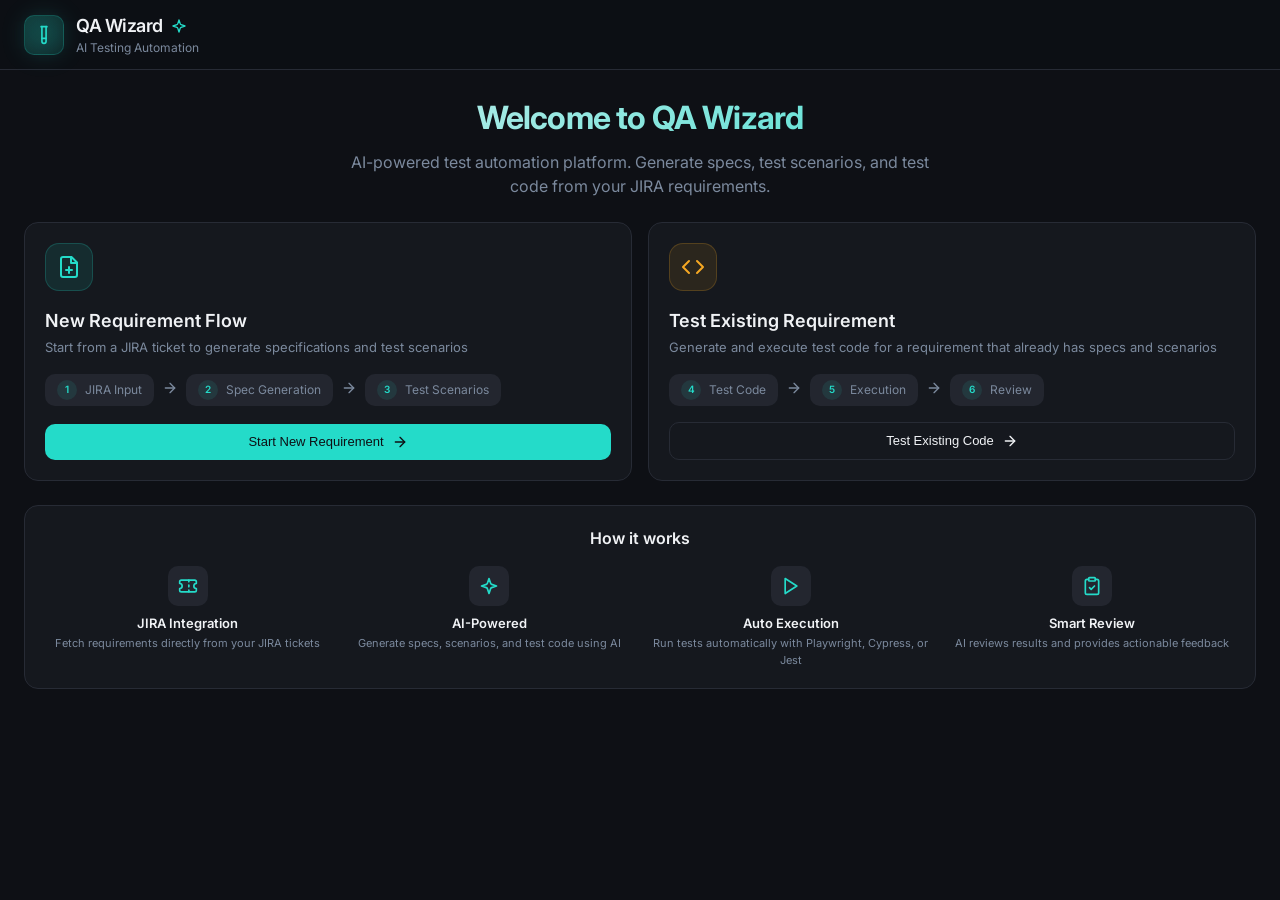
<file: frontend/index.html>
<!DOCTYPE html>
<html lang="en">
<head>
    <meta charset="UTF-8">
    <meta name="viewport" content="width=device-width, initial-scale=1.0">
    <title>QA Wizard - AI Testing Automation</title>
    <link rel="stylesheet" href="css/homepage.css">
</head>
<body>
    <!-- Header -->
    <header class="header">
        <div class="header-content">
            <div class="logo">
                <div class="logo-icon">
                    <svg xmlns="http://www.w3.org/2000/svg" width="24" height="24" viewBox="0 0 24 24" fill="none" stroke="currentColor" stroke-width="2" stroke-linecap="round" stroke-linejoin="round"><path d="M14.5 2v17.5c0 1.4-1.1 2.5-2.5 2.5h0c-1.4 0-2.5-1.1-2.5-2.5V2"/><path d="M8.5 2h7"/><path d="M14.5 16h-5"/></svg>
                </div>
                <div class="logo-text">
                    <h1>QA Wizard <svg xmlns="http://www.w3.org/2000/svg" width="16" height="16" viewBox="0 0 24 24" fill="none" stroke="currentColor" stroke-width="2" stroke-linecap="round" stroke-linejoin="round"><path d="m12 3-1.912 5.813a2 2 0 0 1-1.275 1.275L3 12l5.813 1.912a2 2 0 0 1 1.275 1.275L12 21l1.912-5.813a2 2 0 0 1 1.275-1.275L21 12l-5.813-1.912a2 2 0 0 1-1.275-1.275L12 3Z"/></svg></h1>
                    <p>AI Testing Automation</p>
                </div>
            </div>
        </div>
    </header>

    <!-- Main Content -->
    <main class="container">
        <div class="hero">
            <h2 class="hero-title">Welcome to QA Wizard</h2>
            <p class="hero-description">AI-powered test automation platform. Generate specs, test scenarios, and test code from your JIRA requirements.</p>
        </div>

        <div class="flow-cards">
            <!-- Flow A: New Requirement -->
            <div class="flow-card" id="card-new-requirement">
                <div class="flow-card-icon">
                    <svg xmlns="http://www.w3.org/2000/svg" width="32" height="32" viewBox="0 0 24 24" fill="none" stroke="currentColor" stroke-width="2" stroke-linecap="round" stroke-linejoin="round"><path d="M14.5 2H6a2 2 0 0 0-2 2v16a2 2 0 0 0 2 2h12a2 2 0 0 0 2-2V7.5L14.5 2z"/><polyline points="14 2 14 8 20 8"/><line x1="12" x2="12" y1="18" y2="12"/><line x1="9" x2="15" y1="15" y2="15"/></svg>
                </div>
                <div class="flow-card-content">
                    <h3 class="flow-card-title">New Requirement Flow</h3>
                    <p class="flow-card-description">Start from a JIRA ticket to generate specifications and test scenarios</p>
                    <div class="flow-steps">
                        <div class="flow-step">
                            <span class="flow-step-number">1</span>
                            <span>JIRA Input</span>
                        </div>
                        <div class="flow-step-arrow">
                            <svg xmlns="http://www.w3.org/2000/svg" width="16" height="16" viewBox="0 0 24 24" fill="none" stroke="currentColor" stroke-width="2" stroke-linecap="round" stroke-linejoin="round"><path d="M5 12h14"/><path d="m12 5 7 7-7 7"/></svg>
                        </div>
                        <div class="flow-step">
                            <span class="flow-step-number">2</span>
                            <span>Spec Generation</span>
                        </div>
                        <div class="flow-step-arrow">
                            <svg xmlns="http://www.w3.org/2000/svg" width="16" height="16" viewBox="0 0 24 24" fill="none" stroke="currentColor" stroke-width="2" stroke-linecap="round" stroke-linejoin="round"><path d="M5 12h14"/><path d="m12 5 7 7-7 7"/></svg>
                        </div>
                        <div class="flow-step">
                            <span class="flow-step-number">3</span>
                            <span>Test Scenarios</span>
                        </div>
                    </div>
                </div>
                <button class="flow-card-btn btn btn-primary">
                    Start New Requirement
                    <svg xmlns="http://www.w3.org/2000/svg" width="16" height="16" viewBox="0 0 24 24" fill="none" stroke="currentColor" stroke-width="2" stroke-linecap="round" stroke-linejoin="round"><path d="M5 12h14"/><path d="m12 5 7 7-7 7"/></svg>
                </button>
            </div>

            <!-- Flow B: Test Existing Requirement -->
            <div class="flow-card" id="card-test-existing">
                <div class="flow-card-icon secondary">
                    <svg xmlns="http://www.w3.org/2000/svg" width="32" height="32" viewBox="0 0 24 24" fill="none" stroke="currentColor" stroke-width="2" stroke-linecap="round" stroke-linejoin="round"><polyline points="16 18 22 12 16 6"/><polyline points="8 6 2 12 8 18"/></svg>
                </div>
                <div class="flow-card-content">
                    <h3 class="flow-card-title">Test Existing Requirement</h3>
                    <p class="flow-card-description">Generate and execute test code for a requirement that already has specs and scenarios</p>
                    <div class="flow-steps">
                        <div class="flow-step">
                            <span class="flow-step-number">4</span>
                            <span>Test Code</span>
                        </div>
                        <div class="flow-step-arrow">
                            <svg xmlns="http://www.w3.org/2000/svg" width="16" height="16" viewBox="0 0 24 24" fill="none" stroke="currentColor" stroke-width="2" stroke-linecap="round" stroke-linejoin="round"><path d="M5 12h14"/><path d="m12 5 7 7-7 7"/></svg>
                        </div>
                        <div class="flow-step">
                            <span class="flow-step-number">5</span>
                            <span>Execution</span>
                        </div>
                        <div class="flow-step-arrow">
                            <svg xmlns="http://www.w3.org/2000/svg" width="16" height="16" viewBox="0 0 24 24" fill="none" stroke="currentColor" stroke-width="2" stroke-linecap="round" stroke-linejoin="round"><path d="M5 12h14"/><path d="m12 5 7 7-7 7"/></svg>
                        </div>
                        <div class="flow-step">
                            <span class="flow-step-number">6</span>
                            <span>Review</span>
                        </div>
                    </div>
                </div>
                <button class="flow-card-btn btn btn-outline">
                    Test Existing Code
                    <svg xmlns="http://www.w3.org/2000/svg" width="16" height="16" viewBox="0 0 24 24" fill="none" stroke="currentColor" stroke-width="2" stroke-linecap="round" stroke-linejoin="round"><path d="M5 12h14"/><path d="m12 5 7 7-7 7"/></svg>
                </button>
            </div>
        </div>

        <!-- Info Section -->
        <div class="info-section">
            <h3 class="info-title">How it works</h3>
            <div class="info-grid">
                <div class="info-item">
                    <div class="info-icon">
                        <svg xmlns="http://www.w3.org/2000/svg" width="20" height="20" viewBox="0 0 24 24" fill="none" stroke="currentColor" stroke-width="2" stroke-linecap="round" stroke-linejoin="round"><path d="M2 9a3 3 0 0 1 0 6v2a2 2 0 0 0 2 2h16a2 2 0 0 0 2-2v-2a3 3 0 0 1 0-6V7a2 2 0 0 0-2-2H4a2 2 0 0 0-2 2Z"/><path d="M13 5v2"/><path d="M13 17v2"/><path d="M13 11v2"/></svg>
                    </div>
                    <h4>JIRA Integration</h4>
                    <p>Fetch requirements directly from your JIRA tickets</p>
                </div>
                <div class="info-item">
                    <div class="info-icon">
                        <svg xmlns="http://www.w3.org/2000/svg" width="20" height="20" viewBox="0 0 24 24" fill="none" stroke="currentColor" stroke-width="2" stroke-linecap="round" stroke-linejoin="round"><path d="m12 3-1.912 5.813a2 2 0 0 1-1.275 1.275L3 12l5.813 1.912a2 2 0 0 1 1.275 1.275L12 21l1.912-5.813a2 2 0 0 1 1.275-1.275L21 12l-5.813-1.912a2 2 0 0 1-1.275-1.275L12 3Z"/></svg>
                    </div>
                    <h4>AI-Powered</h4>
                    <p>Generate specs, scenarios, and test code using AI</p>
                </div>
                <div class="info-item">
                    <div class="info-icon">
                        <svg xmlns="http://www.w3.org/2000/svg" width="20" height="20" viewBox="0 0 24 24" fill="none" stroke="currentColor" stroke-width="2" stroke-linecap="round" stroke-linejoin="round"><polygon points="5 3 19 12 5 21 5 3"/></svg>
                    </div>
                    <h4>Auto Execution</h4>
                    <p>Run tests automatically with Playwright, Cypress, or Jest</p>
                </div>
                <div class="info-item">
                    <div class="info-icon">
                        <svg xmlns="http://www.w3.org/2000/svg" width="20" height="20" viewBox="0 0 24 24" fill="none" stroke="currentColor" stroke-width="2" stroke-linecap="round" stroke-linejoin="round"><path d="M16 4h2a2 2 0 0 1 2 2v14a2 2 0 0 1-2 2H6a2 2 0 0 1-2-2V6a2 2 0 0 1 2-2h2"/><path d="M15 2H9a1 1 0 0 0-1 1v2a1 1 0 0 0 1 1h6a1 1 0 0 0 1-1V3a1 1 0 0 0-1-1Z"/><path d="m9 14 2 2 4-4"/></svg>
                    </div>
                    <h4>Smart Review</h4>
                    <p>AI reviews results and provides actionable feedback</p>
                </div>
            </div>
        </div>
    </main>

    <script>
        // Clear session storage on homepage load to start fresh
        const STORAGE_KEYS = {
            JIRA_TICKET_ID: 'qa_wizard_jira_ticket_id',
            JIRA_DATA: 'qa_wizard_jira_data',
            SPEC_DATA: 'qa_wizard_spec_data',
            SCENARIOS_DATA: 'qa_wizard_scenarios_data',
            TEST_CODE_DATA: 'qa_wizard_test_code_data',
            EXECUTION_RESULTS: 'qa_wizard_execution_results',
            REVIEW_DATA: 'qa_wizard_review_data',
            CURRENT_STEP: 'qa_wizard_current_step',
            COMPLETED_STEPS: 'qa_wizard_completed_steps',
            FLOW_TYPE: 'qa_wizard_flow_type'
        };

        document.addEventListener('DOMContentLoaded', () => {
            // Clear all session data when visiting homepage
            Object.values(STORAGE_KEYS).forEach(key => sessionStorage.removeItem(key));
            
            // Setup click handlers
            document.getElementById('card-new-requirement').addEventListener('click', () => {
                sessionStorage.setItem(STORAGE_KEYS.FLOW_TYPE, JSON.stringify('new_requirement'));
                sessionStorage.setItem(STORAGE_KEYS.CURRENT_STEP, JSON.stringify(1));
                window.location.href = '/pages/jira-input.html';
            });
            
            document.getElementById('card-test-existing').addEventListener('click', () => {
                sessionStorage.setItem(STORAGE_KEYS.FLOW_TYPE, JSON.stringify('test_existing'));
                sessionStorage.setItem(STORAGE_KEYS.CURRENT_STEP, JSON.stringify(4));
                window.location.href = '/pages/test-code.html';
            });
        });
    </script>
</body>
</html>
</file>
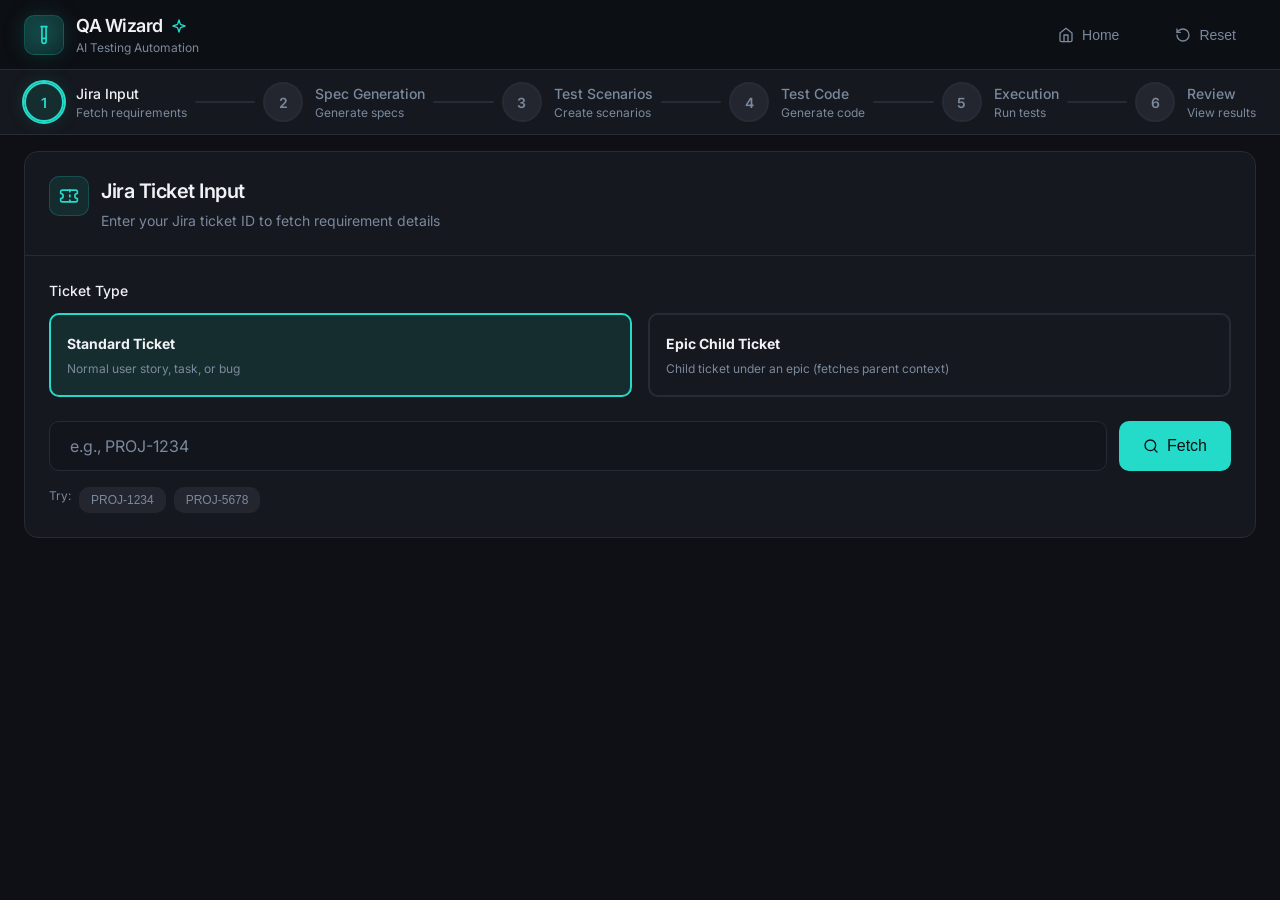
<file: frontend/pages/jira-input.html>
<!DOCTYPE html>
<html lang="en">
<head>
    <meta charset="UTF-8">
    <meta name="viewport" content="width=device-width, initial-scale=1.0">
    <title>Jira Input - QA Wizard</title>
    <link rel="stylesheet" href="../css/jira-input.css">
</head>
<body>
    <!-- Header -->
    <header class="header">
        <div class="header-content">
            <div class="logo">
                <div class="logo-icon">
                    <svg xmlns="http://www.w3.org/2000/svg" width="24" height="24" viewBox="0 0 24 24" fill="none" stroke="currentColor" stroke-width="2" stroke-linecap="round" stroke-linejoin="round"><path d="M14.5 2v17.5c0 1.4-1.1 2.5-2.5 2.5h0c-1.4 0-2.5-1.1-2.5-2.5V2"/><path d="M8.5 2h7"/><path d="M14.5 16h-5"/></svg>
                </div>
                <div class="logo-text">
                    <h1>QA Wizard <svg xmlns="http://www.w3.org/2000/svg" width="16" height="16" viewBox="0 0 24 24" fill="none" stroke="currentColor" stroke-width="2" stroke-linecap="round" stroke-linejoin="round"><path d="m12 3-1.912 5.813a2 2 0 0 1-1.275 1.275L3 12l5.813 1.912a2 2 0 0 1 1.275 1.275L12 21l1.912-5.813a2 2 0 0 1 1.275-1.275L21 12l-5.813-1.912a2 2 0 0 1-1.275-1.275L12 3Z"/></svg></h1>
                    <p>AI Testing Automation</p>
                </div>
            </div>
            <div class="header-actions">
                <button id="btn-home" class="btn btn-ghost">
                    <svg xmlns="http://www.w3.org/2000/svg" width="16" height="16" viewBox="0 0 24 24" fill="none" stroke="currentColor" stroke-width="2" stroke-linecap="round" stroke-linejoin="round"><path d="m3 9 9-7 9 7v11a2 2 0 0 1-2 2H5a2 2 0 0 1-2-2z"/><polyline points="9 22 9 12 15 12 15 22"/></svg>
                    Home
                </button>
                <button id="btn-reset" class="btn btn-ghost">
                    <svg xmlns="http://www.w3.org/2000/svg" width="16" height="16" viewBox="0 0 24 24" fill="none" stroke="currentColor" stroke-width="2" stroke-linecap="round" stroke-linejoin="round"><path d="M3 12a9 9 0 1 0 9-9 9.75 9.75 0 0 0-6.74 2.74L3 8"/><path d="M3 3v5h5"/></svg>
                    Reset
                </button>
            </div>
        </div>
    </header>

    <!-- Stepper -->
    <div class="stepper">
        <div class="stepper-content">
            <div class="step active">
                <div class="step-number">1</div>
                <div class="step-info">
                    <p class="step-name">Jira Input</p>
                    <p class="step-desc">Fetch requirements</p>
                </div>
            </div>
            <div class="step-connector"></div>
            <div class="step">
                <div class="step-number">2</div>
                <div class="step-info">
                    <p class="step-name">Spec Generation</p>
                    <p class="step-desc">Generate specs</p>
                </div>
            </div>
            <div class="step-connector"></div>
            <div class="step">
                <div class="step-number">3</div>
                <div class="step-info">
                    <p class="step-name">Test Scenarios</p>
                    <p class="step-desc">Create scenarios</p>
                </div>
            </div>
            <div class="step-connector"></div>
            <div class="step">
                <div class="step-number">4</div>
                <div class="step-info">
                    <p class="step-name">Test Code</p>
                    <p class="step-desc">Generate code</p>
                </div>
            </div>
            <div class="step-connector"></div>
            <div class="step">
                <div class="step-number">5</div>
                <div class="step-info">
                    <p class="step-name">Execution</p>
                    <p class="step-desc">Run tests</p>
                </div>
            </div>
            <div class="step-connector"></div>
            <div class="step">
                <div class="step-number">6</div>
                <div class="step-info">
                    <p class="step-name">Review</p>
                    <p class="step-desc">View results</p>
                </div>
            </div>
        </div>
    </div>

    <!-- Main Content -->
    <main class="container">
        <!-- Input Card -->
        <div class="card">
            <div class="card-header">
                <div class="card-header-left">
                    <div class="card-icon">
                        <svg xmlns="http://www.w3.org/2000/svg" width="24" height="24" viewBox="0 0 24 24" fill="none" stroke="currentColor" stroke-width="2" stroke-linecap="round" stroke-linejoin="round"><path d="M2 9a3 3 0 0 1 0 6v2a2 2 0 0 0 2 2h16a2 2 0 0 0 2-2v-2a3 3 0 0 1 0-6V7a2 2 0 0 0-2-2H4a2 2 0 0 0-2 2Z"/><path d="M13 5v2"/><path d="M13 17v2"/><path d="M13 11v2"/></svg>
                    </div>
                    <div>
                        <h2 class="card-title">Jira Ticket Input</h2>
                        <p class="card-description">Enter your Jira ticket ID to fetch requirement details</p>
                    </div>
                </div>
            </div>
            <div class="card-content">
                <!-- Ticket Type Selector -->
                <div class="ticket-type-section" style="margin-bottom: 1.5rem;">
                    <label style="display: block; font-size: 0.875rem; font-weight: 500; margin-bottom: 0.75rem; color: var(--foreground);">
                        Ticket Type
                    </label>
                    <div class="ticket-type-options" style="display: flex; gap: 1rem;">
                        <label class="ticket-type-option" style="flex: 1; cursor: pointer; padding: 1rem; border: 2px solid var(--border); border-radius: var(--radius); transition: all 0.2s;">
                            <input type="radio" name="ticketType" value="default" checked style="margin-right: 0.5rem;">
                            <span style="font-size: 0.875rem;">
                                <strong>Standard Ticket</strong>
                                <br>
                                <span style="color: var(--muted-foreground); font-size: 0.75rem;">
                                    Normal user story, task, or bug
                                </span>
                            </span>
                        </label>
                        <label class="ticket-type-option" style="flex: 1; cursor: pointer; padding: 1rem; border: 2px solid var(--border); border-radius: var(--radius); transition: all 0.2s;">
                            <input type="radio" name="ticketType" value="epic" style="margin-right: 0.5rem;">
                            <span style="font-size: 0.875rem;">
                                <strong>Epic Child Ticket</strong>
                                <br>
                                <span style="color: var(--muted-foreground); font-size: 0.75rem;">
                                    Child ticket under an epic (fetches parent context)
                                </span>
                            </span>
                        </label>
                    </div>
                </div>
                
                <div class="input-group">
                    <input 
                        type="text" 
                        id="ticket-input" 
                        placeholder="e.g., PROJ-1234"
                        class="input input-lg"
                        autocomplete="off"
                    />
                    <button id="btn-fetch" class="btn btn-primary btn-lg">
                        <svg xmlns="http://www.w3.org/2000/svg" width="20" height="20" viewBox="0 0 24 24" fill="none" stroke="currentColor" stroke-width="2" stroke-linecap="round" stroke-linejoin="round"><circle cx="11" cy="11" r="8"/><path d="m21 21-4.3-4.3"/></svg>
                        Fetch
                    </button>
                </div>
                
                <div id="error-message" class="error-message hidden"></div>
                
                <div id="loading-indicator" class="loading hidden">
                    <div class="spinner"></div>
                    <p>Fetching ticket data...</p>
                </div>
                
                <div class="quick-actions">
                    <span class="text-muted" style="font-size: 0.75rem;">Try:</span>
                    <button class="quick-action">PROJ-1234</button>
                    <button class="quick-action">PROJ-5678</button>
                </div>
            </div>
        </div>

        <!-- Jira Data Card (Hidden by default) -->
        <div id="jira-data-card" class="card hidden">
            <div class="card-header" style="background: var(--secondary);">
                <div class="card-header-left">
                    <div class="card-icon success">
                        <svg xmlns="http://www.w3.org/2000/svg" width="24" height="24" viewBox="0 0 24 24" fill="none" stroke="currentColor" stroke-width="2" stroke-linecap="round" stroke-linejoin="round"><path d="M22 11.08V12a10 10 0 1 1-5.93-9.14"/><polyline points="22 4 12 14.01 9 11.01"/></svg>
                    </div>
                    <div>
                        <div class="badges" style="margin-top: 0; margin-bottom: 0.5rem;">
                            <span id="ticket-id" class="badge badge-default font-mono"></span>
                            <span id="ticket-status" class="badge badge-primary"></span>
                            <span id="ticket-priority" class="badge badge-warning"></span>
                        </div>
                        <h2 id="ticket-title" class="card-title"></h2>
                    </div>
                </div>
                <button class="btn btn-ghost" title="Open in Jira">
                    <svg xmlns="http://www.w3.org/2000/svg" width="16" height="16" viewBox="0 0 24 24" fill="none" stroke="currentColor" stroke-width="2" stroke-linecap="round" stroke-linejoin="round"><path d="M18 13v6a2 2 0 0 1-2 2H5a2 2 0 0 1-2-2V8a2 2 0 0 1 2-2h6"/><polyline points="15 3 21 3 21 9"/><line x1="10" x2="21" y1="14" y2="3"/></svg>
                </button>
            </div>
            <div class="card-content">
                <!-- Epic Context Section (hidden by default) -->
                <div id="epic-context-section" class="section hidden" style="border: 2px solid var(--primary-20, #e0e7ff); background: var(--primary-10, #f0f4ff); border-radius: var(--radius); padding: 1rem; margin-bottom: 1.5rem;">
                    <h3 class="section-title" style="color: var(--primary, #4f46e5);">
                        <svg xmlns="http://www.w3.org/2000/svg" width="16" height="16" viewBox="0 0 24 24" fill="none" stroke="currentColor" stroke-width="2" stroke-linecap="round" stroke-linejoin="round"><path d="M21 16V8a2 2 0 0 0-1-1.73l-7-4a2 2 0 0 0-2 0l-7 4A2 2 0 0 0 3 8v8a2 2 0 0 0 1 1.73l7 4a2 2 0 0 0 2 0l7-4A2 2 0 0 0 21 16z"/></svg>
                        Epic Context
                    </h3>
                    <div class="badges" style="margin-bottom: 0.75rem;">
                        <span id="epic-id-badge" class="badge badge-primary font-mono"></span>
                    </div>
                    <h4 id="epic-summary" style="font-size: 1rem; font-weight: 600; margin-bottom: 0.5rem; color: var(--foreground);"></h4>
                    <div class="section-content">
                        <p id="epic-description" style="color: var(--muted-foreground);"></p>
                    </div>
                </div>

                <!-- Description Section -->
                <div class="section">
                    <h3 class="section-title">
                        <svg xmlns="http://www.w3.org/2000/svg" width="16" height="16" viewBox="0 0 24 24" fill="none" stroke="currentColor" stroke-width="2" stroke-linecap="round" stroke-linejoin="round"><path d="M14.5 2H6a2 2 0 0 0-2 2v16a2 2 0 0 0 2 2h12a2 2 0 0 0 2-2V7.5L14.5 2z"/><polyline points="14 2 14 8 20 8"/><line x1="16" x2="8" y1="13" y2="13"/><line x1="16" x2="8" y1="17" y2="17"/><line x1="10" x2="8" y1="9" y2="9"/></svg>
                        Description
                    </h3>
                    <div class="section-content">
                        <p id="ticket-description"></p>
                    </div>
                </div>

                <!-- Acceptance Criteria Section -->
                <div class="section">
                    <h3 class="section-title">
                        <svg xmlns="http://www.w3.org/2000/svg" width="16" height="16" viewBox="0 0 24 24" fill="none" stroke="currentColor" stroke-width="2" stroke-linecap="round" stroke-linejoin="round"><path d="M22 11.08V12a10 10 0 1 1-5.93-9.14"/><polyline points="22 4 12 14.01 9 11.01"/></svg>
                        Acceptance Criteria
                    </h3>
                    <ul id="acceptance-criteria" class="list"></ul>
                </div>

                <!-- Meta Information -->
                <div class="meta-grid">
                    <div class="meta-item">
                        <label>Type</label>
                        <span id="meta-type">Story</span>
                    </div>
                    <div class="meta-item">
                        <label>Reporter</label>
                        <span id="meta-reporter">-</span>
                    </div>
                    <div class="meta-item">
                        <label>Assignee</label>
                        <span id="meta-assignee">-</span>
                    </div>
                    <div class="meta-item">
                        <label>Updated</label>
                        <span id="meta-updated">-</span>
                    </div>
                </div>
            </div>
            <div class="card-footer">
                <button id="btn-proceed" class="btn btn-primary btn-lg">
                    Proceed to Spec Generation
                    <svg xmlns="http://www.w3.org/2000/svg" width="16" height="16" viewBox="0 0 24 24" fill="none" stroke="currentColor" stroke-width="2" stroke-linecap="round" stroke-linejoin="round"><path d="M5 12h14"/><path d="m12 5 7 7-7 7"/></svg>
                </button>
            </div>
        </div>
    </main>

    <script src="../js/jira-input.js"></script>
</body>
</html>
</file>
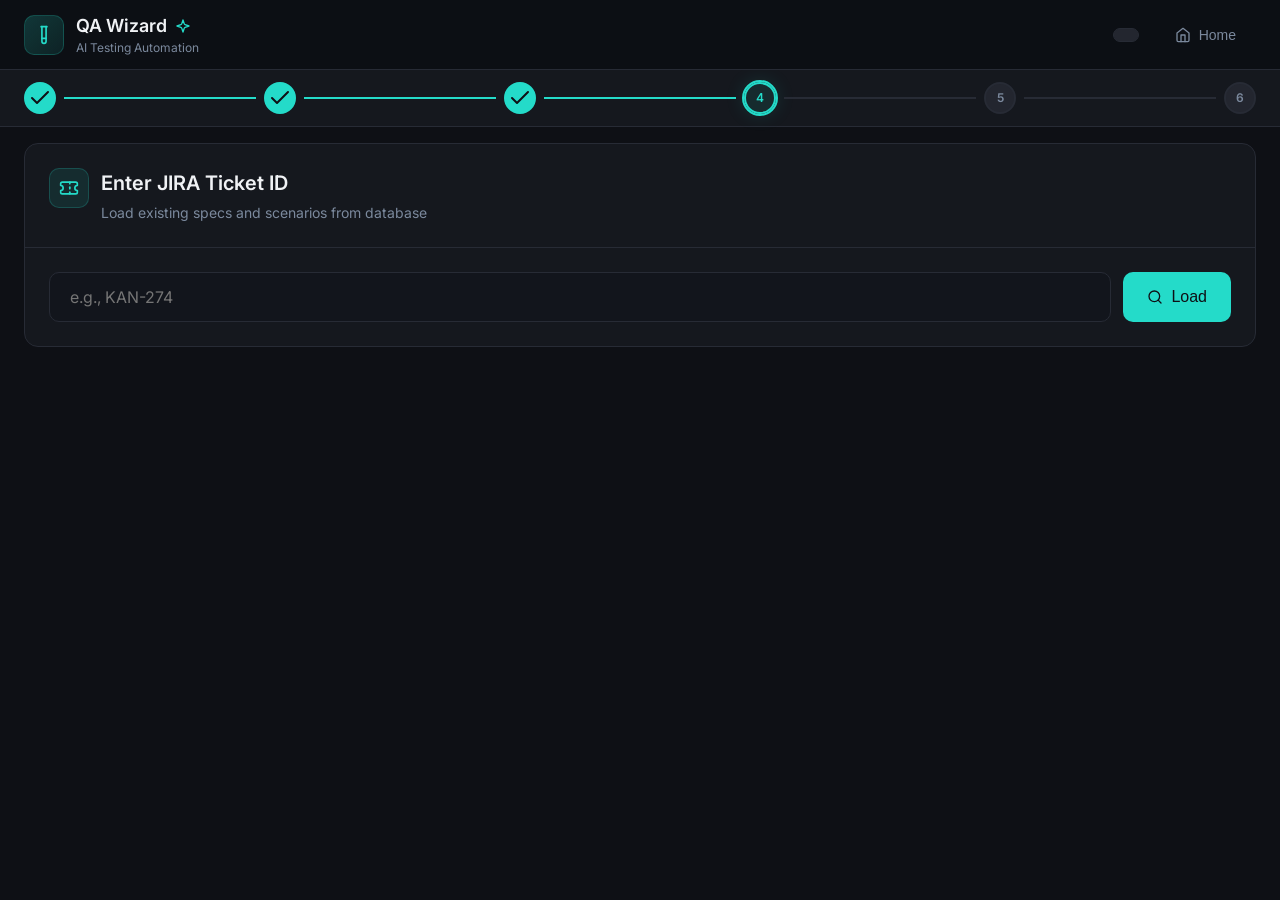
<file: frontend/pages/test-code.html>
<!DOCTYPE html>
<html lang="en">
<head>
    <meta charset="UTF-8">
    <meta name="viewport" content="width=device-width, initial-scale=1.0">
    <title>Test Code Generation - QA Wizard</title>
    <link rel="stylesheet" href="../css/test-code.css">
</head>
<body>
    <!-- Header -->
    <header class="header">
        <div class="header-content">
            <div class="logo">
                <div class="logo-icon">
                    <svg xmlns="http://www.w3.org/2000/svg" width="24" height="24" viewBox="0 0 24 24" fill="none" stroke="currentColor" stroke-width="2" stroke-linecap="round" stroke-linejoin="round"><path d="M14.5 2v17.5c0 1.4-1.1 2.5-2.5 2.5h0c-1.4 0-2.5-1.1-2.5-2.5V2"/><path d="M8.5 2h7"/><path d="M14.5 16h-5"/></svg>
                </div>
                <div class="logo-text">
                    <h1>QA Wizard <svg xmlns="http://www.w3.org/2000/svg" width="16" height="16" viewBox="0 0 24 24" fill="none" stroke="currentColor" stroke-width="2" stroke-linecap="round" stroke-linejoin="round"><path d="m12 3-1.912 5.813a2 2 0 0 1-1.275 1.275L3 12l5.813 1.912a2 2 0 0 1 1.275 1.275L12 21l1.912-5.813a2 2 0 0 1 1.275-1.275L21 12l-5.813-1.912a2 2 0 0 1-1.275-1.275L12 3Z"/></svg></h1>
                    <p>AI Testing Automation</p>
                </div>
            </div>
            <div class="header-actions">
                <div id="ticket-display" class="ticket-badge"></div>
                <button id="btn-home" class="btn btn-ghost">
                    <svg xmlns="http://www.w3.org/2000/svg" width="16" height="16" viewBox="0 0 24 24" fill="none" stroke="currentColor" stroke-width="2" stroke-linecap="round" stroke-linejoin="round"><path d="m3 9 9-7 9 7v11a2 2 0 0 1-2 2H5a2 2 0 0 1-2-2z"/><polyline points="9 22 9 12 15 12 15 22"/></svg>
                    Home
                </button>
            </div>
        </div>
    </header>

    <!-- Stepper -->
    <div class="stepper">
        <div class="stepper-content">
            <div class="step complete"><div class="step-number"><svg xmlns="http://www.w3.org/2000/svg" width="16" height="16" viewBox="0 0 24 24" fill="none" stroke="currentColor" stroke-width="2" stroke-linecap="round" stroke-linejoin="round"><polyline points="20 6 9 17 4 12"/></svg></div></div>
            <div class="step-connector complete"></div>
            <div class="step complete"><div class="step-number"><svg xmlns="http://www.w3.org/2000/svg" width="16" height="16" viewBox="0 0 24 24" fill="none" stroke="currentColor" stroke-width="2" stroke-linecap="round" stroke-linejoin="round"><polyline points="20 6 9 17 4 12"/></svg></div></div>
            <div class="step-connector complete"></div>
            <div class="step complete"><div class="step-number"><svg xmlns="http://www.w3.org/2000/svg" width="16" height="16" viewBox="0 0 24 24" fill="none" stroke="currentColor" stroke-width="2" stroke-linecap="round" stroke-linejoin="round"><polyline points="20 6 9 17 4 12"/></svg></div></div>
            <div class="step-connector complete"></div>
            <div class="step active"><div class="step-number">4</div></div>
            <div class="step-connector"></div>
            <div class="step"><div class="step-number">5</div></div>
            <div class="step-connector"></div>
            <div class="step"><div class="step-number">6</div></div>
        </div>
    </div>

    <!-- Main Content -->
    <main class="container">
        <!-- JIRA ID Input Card (for Test Existing flow) -->
        <div id="jira-input-card" class="card">
            <div class="card-header">
                <div class="card-header-left">
                    <div class="card-icon">
                        <svg xmlns="http://www.w3.org/2000/svg" width="24" height="24" viewBox="0 0 24 24" fill="none" stroke="currentColor" stroke-width="2" stroke-linecap="round" stroke-linejoin="round"><path d="M2 9a3 3 0 0 1 0 6v2a2 2 0 0 0 2 2h16a2 2 0 0 0 2-2v-2a3 3 0 0 1 0-6V7a2 2 0 0 0-2-2H4a2 2 0 0 0-2 2Z"/><path d="M13 5v2"/><path d="M13 17v2"/><path d="M13 11v2"/></svg>
                    </div>
                    <div>
                        <h2 class="card-title">Enter JIRA Ticket ID</h2>
                        <p class="card-description">Load existing specs and scenarios from database</p>
                    </div>
                </div>
            </div>
            <div class="card-content">
                <div class="input-group">
                    <input 
                        type="text" 
                        id="jira-id-input" 
                        placeholder="e.g., KAN-274"
                        class="input input-lg"
                        autocomplete="off"
                    />
                    <button id="btn-load-jira" class="btn btn-primary btn-lg">
                        <svg xmlns="http://www.w3.org/2000/svg" width="20" height="20" viewBox="0 0 24 24" fill="none" stroke="currentColor" stroke-width="2" stroke-linecap="round" stroke-linejoin="round"><circle cx="11" cy="11" r="8"/><path d="m21 21-4.3-4.3"/></svg>
                        Load
                    </button>
                </div>
                <div id="jira-error-message" class="error-message hidden"></div>
                <div id="jira-loading" class="loading hidden">
                    <div class="spinner"></div>
                    <p>Loading requirement data...</p>
                </div>
                <div id="jira-success" class="success-message hidden">
                    <svg xmlns="http://www.w3.org/2000/svg" width="20" height="20" viewBox="0 0 24 24" fill="none" stroke="currentColor" stroke-width="2" stroke-linecap="round" stroke-linejoin="round"><path d="M22 11.08V12a10 10 0 1 1-5.93-9.14"/><polyline points="22 4 12 14.01 9 11.01"/></svg>
                    <span id="jira-success-text"></span>
                </div>
            </div>
        </div>

        <!-- Configuration Card -->
        <div id="config-card" class="card hidden">
            <div class="card-header">
                <div class="card-header-left">
                    <div class="card-icon">
                        <svg xmlns="http://www.w3.org/2000/svg" width="24" height="24" viewBox="0 0 24 24" fill="none" stroke="currentColor" stroke-width="2" stroke-linecap="round" stroke-linejoin="round"><polyline points="16 18 22 12 16 6"/><polyline points="8 6 2 12 8 18"/></svg>
                    </div>
                    <div>
                        <h2 class="card-title">Test Code Generation</h2>
                        <p class="card-description">Configure and generate automated test code</p>
                    </div>
                </div>
            </div>
            <div class="card-content">
                <div class="form-grid">
                    <!-- Test Type Selection -->
                    <div class="form-group">
                        <label class="form-label">Test Type <span class="required">*</span></label>
                        <div class="select-wrapper">
                            <select id="test-type-select" class="select">
                                <option value="frontend">Frontend (E2E)</option>
                                <option value="backend">Backend (API/Unit)</option>
                            </select>
                        </div>
                    </div>

                    <!-- Framework Selection -->
                    <div class="form-group">
                        <label class="form-label">Framework <span class="required">*</span></label>
                        <div class="select-wrapper">
                            <select id="framework-select" class="select">
                                <option value="playwright">Playwright</option>
                                <option value="cypress">Cypress</option>
                            </select>
                        </div>
                    </div>

                    <!-- Test Categories (Backend only) -->
                    <div id="test-categories-group" class="form-group hidden">
                        <label class="form-label">Test Categories <span class="required">*</span></label>
                        <div class="checkbox-group">
                            <label class="checkbox-label">
                                <input type="checkbox" id="check-unit" value="unit">
                                <span class="checkbox-custom"></span>
                                <span>Unit Tests</span>
                            </label>
                            <label class="checkbox-label">
                                <input type="checkbox" id="check-integration" value="integration" checked>
                                <span class="checkbox-custom"></span>
                                <span>Integration/API Tests</span>
                            </label>
                        </div>
                    </div>

                    <!-- Developer Code Input -->
                    <div class="form-group full-width">
                        <label class="form-label">Developer Code <span class="required">*</span></label>
                        <p class="form-hint">Provide the source code to generate tests for. Choose one option:</p>
                        
                        <!-- Code Input Tabs -->
                        <div class="code-input-tabs">
                            <button class="code-tab active" data-tab="upload">
                                <svg xmlns="http://www.w3.org/2000/svg" width="16" height="16" viewBox="0 0 24 24" fill="none" stroke="currentColor" stroke-width="2" stroke-linecap="round" stroke-linejoin="round"><path d="M21 15v4a2 2 0 0 1-2 2H5a2 2 0 0 1-2-2v-4"/><polyline points="17 8 12 3 7 8"/><line x1="12" x2="12" y1="3" y2="15"/></svg>
                                Upload Files
                            </button>
                            <button class="code-tab" data-tab="paste">
                                <svg xmlns="http://www.w3.org/2000/svg" width="16" height="16" viewBox="0 0 24 24" fill="none" stroke="currentColor" stroke-width="2" stroke-linecap="round" stroke-linejoin="round"><rect width="8" height="4" x="8" y="2" rx="1" ry="1"/><path d="M16 4h2a2 2 0 0 1 2 2v14a2 2 0 0 1-2 2H6a2 2 0 0 1-2-2V6a2 2 0 0 1 2-2h2"/></svg>
                                Paste Code
                            </button>
                        </div>

                        <!-- File Upload Tab -->
                        <div id="upload-tab" class="code-tab-content">
                            <div class="file-upload">
                                <input type="file" id="file-input" multiple accept=".js,.jsx,.ts,.tsx,.py,.java,.vue,.svelte">
                                <div class="file-upload-icon">
                                    <svg xmlns="http://www.w3.org/2000/svg" width="24" height="24" viewBox="0 0 24 24" fill="none" stroke="currentColor" stroke-width="2" stroke-linecap="round" stroke-linejoin="round"><path d="M21 15v4a2 2 0 0 1-2 2H5a2 2 0 0 1-2-2v-4"/><polyline points="17 8 12 3 7 8"/><line x1="12" x2="12" y1="3" y2="15"/></svg>
                                </div>
                                <p class="file-upload-text">Drop files here or click to browse</p>
                                <p class="file-upload-hint">Supports: .js, .jsx, .ts, .tsx, .vue, .svelte, .py, .java</p>
                            </div>
                            <div id="file-list" class="file-list"></div>
                        </div>

                        <!-- Paste Code Tab -->
                        <div id="paste-tab" class="code-tab-content hidden">
                            <textarea id="code-textarea" class="code-textarea" placeholder="Paste your source code here...

Example:
// userController.js
const express = require('express');
const router = express.Router();

router.get('/profile', async (req, res) => {
  // ... your code
});

module.exports = router;"></textarea>
                        </div>
                    </div>
                </div>

                <button id="btn-generate" class="btn btn-primary btn-generate">
                    <svg xmlns="http://www.w3.org/2000/svg" width="16" height="16" viewBox="0 0 24 24" fill="none" stroke="currentColor" stroke-width="2" stroke-linecap="round" stroke-linejoin="round"><path d="m12 3-1.912 5.813a2 2 0 0 1-1.275 1.275L3 12l5.813 1.912a2 2 0 0 1 1.275 1.275L12 21l1.912-5.813a2 2 0 0 1 1.275-1.275L21 12l-5.813-1.912a2 2 0 0 1-1.275-1.275L12 3Z"/></svg>
                    Generate Test Code
                </button>
            </div>
        </div>

        <!-- Generated Code Card (Hidden by default) -->
        <div id="test-code-card" class="card hidden">
            <div class="code-header">
                <div class="code-filename">
                    <svg xmlns="http://www.w3.org/2000/svg" width="16" height="16" viewBox="0 0 24 24" fill="none" stroke="currentColor" stroke-width="2" stroke-linecap="round" stroke-linejoin="round"><path d="M14.5 2H6a2 2 0 0 0-2 2v16a2 2 0 0 0 2 2h12a2 2 0 0 0 2-2V7.5L14.5 2z"/><polyline points="14 2 14 8 20 8"/></svg>
                    <span id="test-filename">test.spec.ts</span>
                    <span id="framework-badge" class="badge badge-primary">Playwright</span>
                </div>
                <div class="card-actions">
                    <button id="btn-edit" class="btn btn-outline btn-sm">
                        <svg xmlns="http://www.w3.org/2000/svg" width="16" height="16" viewBox="0 0 24 24" fill="none" stroke="currentColor" stroke-width="2" stroke-linecap="round" stroke-linejoin="round"><path d="M17 3a2.85 2.83 0 1 1 4 4L7.5 20.5 2 22l1.5-5.5Z"/><path d="m15 5 4 4"/></svg>
                        Edit
                    </button>
                    <button id="btn-copy" class="btn btn-outline btn-sm">
                        <svg xmlns="http://www.w3.org/2000/svg" width="16" height="16" viewBox="0 0 24 24" fill="none" stroke="currentColor" stroke-width="2" stroke-linecap="round" stroke-linejoin="round"><rect width="14" height="14" x="8" y="8" rx="2" ry="2"/><path d="M4 16c-1.1 0-2-.9-2-2V4c0-1.1.9-2 2-2h10c1.1 0 2 .9 2 2"/></svg>
                        Copy
                    </button>
                    <button id="btn-download" class="btn btn-outline btn-sm" title="Download test code. If the file shows a video icon (Windows .ts), right-click → Open with → choose your code editor (e.g. VS Code).">
                        <svg xmlns="http://www.w3.org/2000/svg" width="16" height="16" viewBox="0 0 24 24" fill="none" stroke="currentColor" stroke-width="2" stroke-linecap="round" stroke-linejoin="round"><path d="M21 15v4a2 2 0 0 1-2 2H5a2 2 0 0 1-2-2v-4"/><polyline points="7 10 12 15 17 10"/><line x1="12" x2="12" y1="15" y2="3"/></svg>
                        Download
                    </button>
                </div>
            </div>
            <!-- View mode: pre element -->
            <pre id="test-code-content" class="code-content"></pre>
            <!-- Edit mode: textarea (hidden by default) -->
            <textarea id="test-code-editor" class="code-editor hidden"></textarea>
            <div class="card-footer">
                <button id="btn-back" class="btn btn-outline">
                    <svg xmlns="http://www.w3.org/2000/svg" width="16" height="16" viewBox="0 0 24 24" fill="none" stroke="currentColor" stroke-width="2" stroke-linecap="round" stroke-linejoin="round"><path d="m12 19-7-7 7-7"/><path d="M19 12H5"/></svg>
                    Back
                </button>
                <button id="btn-proceed" class="btn btn-primary">
                    Proceed to Execution
                    <svg xmlns="http://www.w3.org/2000/svg" width="16" height="16" viewBox="0 0 24 24" fill="none" stroke="currentColor" stroke-width="2" stroke-linecap="round" stroke-linejoin="round"><path d="M5 12h14"/><path d="m12 5 7 7-7 7"/></svg>
                </button>
            </div>
        </div>
    </main>

    <script src="../js/test-code.js"></script>
</body>
</html>
</file>
<file: frontend/css/homepage.css>
/* QA Wizard - Homepage Styles */
@import url('https://fonts.googleapis.com/css2?family=Inter:wght@400;500;600;700&family=JetBrains+Mono:wght@400;500&display=swap');

:root {
    --primary: hsl(174, 72%, 50%);
    --primary-hover: hsl(174, 72%, 45%);
    --primary-foreground: hsl(222, 20%, 7%);
    --primary-10: hsla(174, 72%, 50%, 0.1);
    --primary-20: hsla(174, 72%, 50%, 0.2);
    --background: hsl(222, 20%, 7%);
    --card: hsl(222, 18%, 10%);
    --secondary: hsl(222, 15%, 16%);
    --foreground: hsl(210, 20%, 95%);
    --muted-foreground: hsl(215, 15%, 55%);
    --border: hsl(222, 15%, 18%);
    --border-hover: hsl(222, 15%, 25%);
    --success: hsl(142, 76%, 45%);
    --success-10: hsla(142, 76%, 45%, 0.1);
    --warning: hsl(38, 92%, 55%);
    --warning-10: hsla(38, 92%, 55%, 0.1);
    --radius: 0.625rem;
    --radius-lg: 0.875rem;
    --radius-full: 9999px;
    --shadow-glow: 0 0 20px hsla(174, 72%, 50%, 0.15);
}

*, *::before, *::after {
    margin: 0;
    padding: 0;
    box-sizing: border-box;
}

html { scroll-behavior: smooth; }

body {
    font-family: 'Inter', -apple-system, BlinkMacSystemFont, 'Segoe UI', sans-serif;
    background: var(--background);
    color: var(--foreground);
    min-height: 100vh;
    line-height: 1.5;
    -webkit-font-smoothing: antialiased;
}

/* Header */
.header {
    position: sticky;
    top: 0;
    z-index: 50;
    border-bottom: 1px solid var(--border);
    background: rgba(13, 15, 20, 0.8);
    backdrop-filter: blur(12px);
}

.header-content {
    max-width: 1400px;
    margin: 0 auto;
    padding: 0.75rem 1.5rem;
    display: flex;
    justify-content: space-between;
    align-items: center;
}

.logo {
    display: flex;
    align-items: center;
    gap: 0.75rem;
}

.logo-icon {
    position: relative;
    display: flex;
    align-items: center;
    justify-content: center;
    width: 2.5rem;
    height: 2.5rem;
    border-radius: var(--radius);
    background: linear-gradient(135deg, var(--primary-20), var(--primary-10));
    border: 1px solid var(--primary-20);
}

.logo-icon::before {
    content: '';
    position: absolute;
    inset: 0;
    background: var(--primary-20);
    filter: blur(12px);
    border-radius: var(--radius-full);
    z-index: -1;
}

.logo-icon svg {
    width: 1.25rem;
    height: 1.25rem;
    color: var(--primary);
}

.logo-text h1 {
    font-size: 1.125rem;
    font-weight: 600;
    letter-spacing: -0.025em;
    display: flex;
    align-items: center;
    gap: 0.5rem;
}

.logo-text h1 svg {
    width: 1rem;
    height: 1rem;
    color: var(--primary);
}

.logo-text p {
    font-size: 0.75rem;
    color: var(--muted-foreground);
}

/* Container - Compact layout */
.container {
    max-width: 1400px;
    margin: 0 auto;
    padding: 1.5rem 1.5rem;
}

/* Hero - Compact */
.hero {
    text-align: center;
    margin-bottom: 1.5rem;
}

.hero-title {
    font-size: 2rem;
    font-weight: 700;
    letter-spacing: -0.025em;
    margin-bottom: 0.5rem;
    background: linear-gradient(135deg, var(--foreground), var(--primary));
    -webkit-background-clip: text;
    -webkit-text-fill-color: transparent;
    background-clip: text;
}

.hero-description {
    font-size: 1rem;
    color: var(--muted-foreground);
    max-width: 600px;
    margin: 0 auto;
}

/* Flow Cards - Compact */
.flow-cards {
    display: grid;
    grid-template-columns: 1fr;
    gap: 1rem;
    margin-bottom: 1.5rem;
}

@media (min-width: 768px) {
    .flow-cards {
        grid-template-columns: repeat(2, 1fr);
    }
}

.flow-card {
    background: var(--card);
    border: 1px solid var(--border);
    border-radius: var(--radius-lg);
    padding: 1.25rem;
    cursor: pointer;
    transition: all 0.3s ease;
    display: flex;
    flex-direction: column;
    gap: 1rem;
}

.flow-card:hover {
    border-color: var(--primary);
    box-shadow: var(--shadow-glow);
    transform: translateY(-4px);
}

.flow-card-icon {
    display: flex;
    align-items: center;
    justify-content: center;
    width: 3rem;
    height: 3rem;
    border-radius: var(--radius-lg);
    background: var(--primary-10);
    border: 1px solid var(--primary-20);
}

.flow-card-icon svg {
    color: var(--primary);
    width: 1.5rem;
    height: 1.5rem;
}

.flow-card-icon.secondary {
    background: var(--warning-10);
    border-color: hsla(38, 92%, 55%, 0.2);
}

.flow-card-icon.secondary svg {
    color: var(--warning);
}

.flow-card-content {
    flex: 1;
}

.flow-card-title {
    font-size: 1.125rem;
    font-weight: 600;
    margin-bottom: 0.25rem;
}

.flow-card-description {
    font-size: 0.8125rem;
    color: var(--muted-foreground);
    margin-bottom: 1rem;
}

.flow-steps {
    display: flex;
    align-items: center;
    gap: 0.5rem;
    flex-wrap: wrap;
}

.flow-step {
    display: flex;
    align-items: center;
    gap: 0.5rem;
    padding: 0.375rem 0.75rem;
    background: var(--secondary);
    border-radius: var(--radius);
    font-size: 0.75rem;
    color: var(--muted-foreground);
}

.flow-step-number {
    display: flex;
    align-items: center;
    justify-content: center;
    width: 1.25rem;
    height: 1.25rem;
    border-radius: var(--radius-full);
    background: var(--primary-10);
    color: var(--primary);
    font-size: 0.625rem;
    font-weight: 600;
}

.flow-step-arrow {
    color: var(--muted-foreground);
}

.flow-step-arrow svg {
    width: 1rem;
    height: 1rem;
}

.flow-card-btn {
    width: 100%;
    margin-top: auto;
}

/* Buttons - Compact */
.btn {
    display: inline-flex;
    align-items: center;
    justify-content: center;
    gap: 0.5rem;
    padding: 0.625rem 1.25rem;
    border-radius: var(--radius);
    font-size: 0.8125rem;
    font-weight: 500;
    cursor: pointer;
    border: none;
    transition: all 0.2s;
    white-space: nowrap;
}

.btn svg { width: 1rem; height: 1rem; }

.btn-primary {
    background: var(--primary);
    color: var(--primary-foreground);
}

.btn-primary:hover { background: var(--primary-hover); }

.btn-outline {
    background: transparent;
    border: 1px solid var(--border);
    color: var(--foreground);
}

.btn-outline:hover {
    background: var(--secondary);
    border-color: var(--border-hover);
}

/* Info Section - Compact */
.info-section {
    background: var(--card);
    border: 1px solid var(--border);
    border-radius: var(--radius-lg);
    padding: 1.25rem;
}

.info-title {
    font-size: 1rem;
    font-weight: 600;
    margin-bottom: 1rem;
    text-align: center;
}

.info-grid {
    display: grid;
    grid-template-columns: repeat(2, 1fr);
    gap: 1rem;
}

@media (min-width: 768px) {
    .info-grid {
        grid-template-columns: repeat(4, 1fr);
    }
}

.info-item {
    text-align: center;
}

.info-icon {
    display: inline-flex;
    align-items: center;
    justify-content: center;
    width: 2.5rem;
    height: 2.5rem;
    border-radius: var(--radius);
    background: var(--secondary);
    margin-bottom: 0.5rem;
}

.info-icon svg {
    color: var(--primary);
    width: 1.25rem;
    height: 1.25rem;
}

.info-item h4 {
    font-size: 0.8125rem;
    font-weight: 600;
    margin-bottom: 0.125rem;
}

.info-item p {
    font-size: 0.6875rem;
    color: var(--muted-foreground);
}
</file>
<file: frontend/css/jira-input.css>
/* QA Wizard - Jira Input Page Styles */
@import url('https://fonts.googleapis.com/css2?family=Inter:wght@400;500;600;700&family=JetBrains+Mono:wght@400;500&display=swap');

:root {
    --primary: hsl(174, 72%, 50%);
    --primary-hover: hsl(174, 72%, 45%);
    --primary-foreground: hsl(222, 20%, 7%);
    --primary-10: hsla(174, 72%, 50%, 0.1);
    --primary-20: hsla(174, 72%, 50%, 0.2);
    --background: hsl(222, 20%, 7%);
    --card: hsl(222, 18%, 10%);
    --secondary: hsl(222, 15%, 16%);
    --foreground: hsl(210, 20%, 95%);
    --muted-foreground: hsl(215, 15%, 55%);
    --border: hsl(222, 15%, 18%);
    --border-hover: hsl(222, 15%, 25%);
    --input-bg: hsl(222, 20%, 9%);
    --success: hsl(142, 76%, 45%);
    --success-10: hsla(142, 76%, 45%, 0.1);
    --success-20: hsla(142, 76%, 45%, 0.2);
    --warning: hsl(38, 92%, 55%);
    --warning-10: hsla(38, 92%, 55%, 0.1);
    --destructive: hsl(0, 72%, 51%);
    --destructive-10: hsla(0, 72%, 51%, 0.1);
    --destructive-20: hsla(0, 72%, 51%, 0.2);
    --radius: 0.625rem;
    --radius-lg: 0.875rem;
    --radius-full: 9999px;
    --shadow-glow: 0 0 20px hsla(174, 72%, 50%, 0.15);
}

*, *::before, *::after {
    margin: 0;
    padding: 0;
    box-sizing: border-box;
}

html { scroll-behavior: smooth; }

body {
    font-family: 'Inter', -apple-system, BlinkMacSystemFont, 'Segoe UI', sans-serif;
    background: var(--background);
    color: var(--foreground);
    min-height: 100vh;
    line-height: 1.5;
    -webkit-font-smoothing: antialiased;
}

::-webkit-scrollbar { width: 8px; height: 8px; }
::-webkit-scrollbar-track { background: var(--secondary); border-radius: 4px; }
::-webkit-scrollbar-thumb { background: var(--border); border-radius: 4px; }
::-webkit-scrollbar-thumb:hover { background: var(--border-hover); }

/* Header */
.header {
    position: sticky;
    top: 0;
    z-index: 50;
    border-bottom: 1px solid var(--border);
    background: rgba(13, 15, 20, 0.8);
    backdrop-filter: blur(12px);
}

.header-content {
    max-width: 1400px;
    margin: 0 auto;
    padding: 0.75rem 1.5rem;
    display: flex;
    justify-content: space-between;
    align-items: center;
}

.logo {
    display: flex;
    align-items: center;
    gap: 0.75rem;
}

.logo-icon {
    position: relative;
    display: flex;
    align-items: center;
    justify-content: center;
    width: 2.5rem;
    height: 2.5rem;
    border-radius: var(--radius);
    background: linear-gradient(135deg, var(--primary-20), var(--primary-10));
    border: 1px solid var(--primary-20);
}

.logo-icon::before {
    content: '';
    position: absolute;
    inset: 0;
    background: var(--primary-20);
    filter: blur(12px);
    border-radius: var(--radius-full);
    z-index: -1;
}

.logo-icon svg {
    width: 1.25rem;
    height: 1.25rem;
    color: var(--primary);
}

.logo-text h1 {
    font-size: 1.125rem;
    font-weight: 600;
    letter-spacing: -0.025em;
    display: flex;
    align-items: center;
    gap: 0.5rem;
}

.logo-text h1 svg {
    width: 1rem;
    height: 1rem;
    color: var(--primary);
}

.logo-text p {
    font-size: 0.75rem;
    color: var(--muted-foreground);
}

.header-actions {
    display: flex;
    align-items: center;
    gap: 1rem;
}

.ticket-badge {
    display: none;
    align-items: center;
    gap: 0.5rem;
    padding: 0.375rem 0.75rem;
    background: var(--secondary);
    border: 1px solid var(--border);
    border-radius: var(--radius-full);
    font-size: 0.8125rem;
}

.ticket-badge .label { color: var(--muted-foreground); }
.ticket-badge .value { font-weight: 500; color: var(--foreground); }

@media (min-width: 640px) {
    .ticket-badge { display: flex; }
}

/* Stepper */
.stepper {
    border-bottom: 1px solid var(--border);
    background: var(--card);
}

.stepper-content {
    max-width: 1400px;
    margin: 0 auto;
    padding: 0.75rem 1.5rem;
    display: flex;
    align-items: center;
    justify-content: space-between;
}

.step {
    display: flex;
    align-items: center;
    gap: 0.75rem;
    cursor: default;
    transition: all 0.2s;
}

.step.clickable { cursor: pointer; }
.step.clickable:hover .step-number { border-color: var(--primary); }

.step-number {
    position: relative;
    width: 2.5rem;
    height: 2.5rem;
    border-radius: var(--radius-full);
    border: 2px solid var(--border);
    background: var(--secondary);
    display: flex;
    align-items: center;
    justify-content: center;
    font-size: 0.875rem;
    font-weight: 600;
    color: var(--muted-foreground);
    transition: all 0.3s;
    flex-shrink: 0;
}

.step.active .step-number {
    border-color: var(--primary);
    background: var(--primary-10);
    color: var(--primary);
    box-shadow: var(--shadow-glow);
}

.step.active .step-number::after {
    content: '';
    position: absolute;
    inset: -4px;
    border-radius: var(--radius-full);
    border: 2px solid var(--primary);
    animation: pulse-ring 2s ease-out infinite;
}

@keyframes pulse-ring {
    0% { transform: scale(1); opacity: 1; }
    50% { transform: scale(1.1); opacity: 0; }
    100% { transform: scale(1); opacity: 0; }
}

.step.complete .step-number {
    border-color: var(--primary);
    background: var(--primary);
    color: var(--primary-foreground);
}

.step-info { display: none; }

@media (min-width: 768px) {
    .step-info { display: block; }
}

.step-name {
    font-size: 0.875rem;
    font-weight: 500;
    color: var(--muted-foreground);
    transition: color 0.2s;
}

.step.active .step-name,
.step.complete .step-name { color: var(--foreground); }

.step-desc {
    font-size: 0.75rem;
    color: var(--muted-foreground);
}

.step-connector {
    flex: 1;
    height: 2px;
    background: var(--border);
    margin: 0 0.5rem;
    border-radius: 1px;
    position: relative;
    overflow: hidden;
    min-width: 20px;
}

.step-connector::after {
    content: '';
    position: absolute;
    top: 0;
    left: 0;
    height: 100%;
    width: 0%;
    background: var(--primary);
    border-radius: 1px;
    transition: width 0.5s ease;
}

.step-connector.complete::after { width: 100%; }

/* Container */
.container {
    max-width: 1400px;
    margin: 0 auto;
    padding: 1rem 1.5rem;
}

/* Cards */
.card {
    background: var(--card);
    border: 1px solid var(--border);
    border-radius: var(--radius-lg);
    overflow: hidden;
    margin-bottom: 1.5rem;
    transition: border-color 0.2s;
}

.card:hover { border-color: var(--border-hover); }

.card-header {
    padding: 1.5rem;
    border-bottom: 1px solid var(--border);
    display: flex;
    flex-direction: column;
    gap: 1rem;
}

@media (min-width: 640px) {
    .card-header {
        flex-direction: row;
        justify-content: space-between;
        align-items: flex-start;
    }
}

.card-header-left {
    display: flex;
    align-items: flex-start;
    gap: 0.75rem;
}

.card-icon {
    display: flex;
    align-items: center;
    justify-content: center;
    width: 2.5rem;
    height: 2.5rem;
    border-radius: var(--radius);
    background: var(--primary-10);
    border: 1px solid var(--primary-20);
    flex-shrink: 0;
}

.card-icon svg {
    width: 1.25rem;
    height: 1.25rem;
    color: var(--primary);
}

.card-icon.success {
    background: var(--success-10);
    border-color: var(--success-20);
}

.card-icon.success svg { color: var(--success); }

.card-title {
    font-size: 1.25rem;
    font-weight: 600;
    letter-spacing: -0.025em;
}

.card-description {
    font-size: 0.875rem;
    color: var(--muted-foreground);
    margin-top: 0.25rem;
}

.card-content { padding: 1.5rem; }

.card-footer {
    padding: 1rem 1.5rem;
    border-top: 1px solid var(--border);
    background: var(--secondary);
    display: flex;
    justify-content: flex-end;
    align-items: center;
    gap: 1rem;
}

/* Buttons */
.btn {
    display: inline-flex;
    align-items: center;
    justify-content: center;
    gap: 0.5rem;
    padding: 0.625rem 1.25rem;
    border-radius: var(--radius);
    font-size: 0.875rem;
    font-weight: 500;
    cursor: pointer;
    border: none;
    transition: all 0.2s;
    white-space: nowrap;
}

.btn:disabled { opacity: 0.5; cursor: not-allowed; }
.btn svg { width: 1rem; height: 1rem; }

.btn-primary {
    background: var(--primary);
    color: var(--primary-foreground);
}

.btn-primary:hover:not(:disabled) { background: var(--primary-hover); }

.btn-outline {
    background: transparent;
    border: 1px solid var(--border);
    color: var(--foreground);
}

.btn-outline:hover:not(:disabled) {
    background: var(--secondary);
    border-color: var(--border-hover);
}

.btn-ghost {
    background: transparent;
    color: var(--muted-foreground);
}

.btn-ghost:hover:not(:disabled) {
    background: var(--secondary);
    color: var(--foreground);
}

.btn-lg {
    padding: 0.75rem 1.5rem;
    font-size: 1rem;
}

/* Inputs */
.input-group {
    display: flex;
    gap: 0.75rem;
}

.input {
    flex: 1;
    padding: 0.75rem 1rem;
    background: var(--input-bg);
    border: 1px solid var(--border);
    border-radius: var(--radius);
    color: var(--foreground);
    font-size: 1rem;
    font-family: inherit;
    transition: border-color 0.2s, box-shadow 0.2s;
}

.input:focus {
    outline: none;
    border-color: var(--primary);
    box-shadow: 0 0 0 3px var(--primary-10);
}

.input::placeholder { color: var(--muted-foreground); }

.input-lg {
    padding: 0.875rem 1.25rem;
    font-size: 1rem;
}

/* Badges */
.badge {
    display: inline-flex;
    align-items: center;
    padding: 0.25rem 0.625rem;
    border-radius: var(--radius-full);
    font-size: 0.75rem;
    font-weight: 500;
    border: 1px solid transparent;
}

.badge-default {
    background: var(--secondary);
    color: var(--foreground);
    border-color: var(--border);
}

.badge-primary {
    background: var(--primary-10);
    color: var(--primary);
    border-color: var(--primary-20);
}

.badge-success {
    background: var(--success-10);
    color: var(--success);
    border-color: var(--success-20);
}

.badge-warning {
    background: var(--warning-10);
    color: var(--warning);
    border-color: hsla(38, 92%, 55%, 0.2);
}

.badge-destructive {
    background: var(--destructive-10);
    color: var(--destructive);
    border-color: var(--destructive-20);
}

.badges {
    display: flex;
    gap: 0.5rem;
    flex-wrap: wrap;
    margin-top: 0.75rem;
}

/* Loading */
.loading {
    display: flex;
    flex-direction: column;
    align-items: center;
    justify-content: center;
    gap: 1rem;
    padding: 3rem 2rem;
}

.spinner {
    position: relative;
    width: 3rem;
    height: 3rem;
}

.spinner::before {
    content: '';
    position: absolute;
    inset: 0;
    background: var(--primary-20);
    filter: blur(16px);
    border-radius: var(--radius-full);
}

.spinner::after {
    content: '';
    position: absolute;
    inset: 0;
    border: 3px solid var(--border);
    border-top-color: var(--primary);
    border-radius: var(--radius-full);
    animation: spin 1s linear infinite;
}

@keyframes spin { to { transform: rotate(360deg); } }

.loading p {
    color: var(--muted-foreground);
    font-size: 0.875rem;
}

/* Error Message */
.error-message {
    display: flex;
    align-items: center;
    gap: 0.5rem;
    margin-top: 0.75rem;
    padding: 0.75rem 1rem;
    background: var(--destructive-10);
    border: 1px solid var(--destructive-20);
    border-radius: var(--radius);
    color: var(--destructive);
    font-size: 0.875rem;
}

.error-message svg {
    width: 1rem;
    height: 1rem;
    flex-shrink: 0;
}

/* Section */
.section { margin-bottom: 1.5rem; }
.section:last-child { margin-bottom: 0; }

.section-title {
    font-size: 0.875rem;
    font-weight: 500;
    color: var(--foreground);
    margin-bottom: 0.75rem;
    display: flex;
    align-items: center;
    gap: 0.5rem;
}

.section-title svg {
    width: 1rem;
    height: 1rem;
    color: var(--muted-foreground);
}

.section-content {
    background: var(--secondary);
    border: 1px solid var(--border);
    border-radius: var(--radius);
    padding: 1rem;
}

.section-content p {
    color: var(--muted-foreground);
    line-height: 1.6;
    margin-bottom: 0.75rem;
}

.section-content p:last-child {
    margin-bottom: 0;
}

.section-content h3 {
    color: var(--foreground);
    font-size: 1rem;
    font-weight: 600;
    margin-top: 1.25rem;
    margin-bottom: 0.75rem;
}

.section-content h3:first-child {
    margin-top: 0;
}

.section-content ul,
.section-content ol {
    margin: 0.75rem 0;
    padding-left: 1.5rem;
}

.section-content li {
    color: var(--muted-foreground);
    margin-bottom: 0.5rem;
    line-height: 1.6;
}

.section-content li:last-child {
    margin-bottom: 0;
}

/* List */
.list { list-style: none; }

.list-item {
    display: flex;
    align-items: flex-start;
    gap: 0.75rem;
    padding: 0.5rem 0;
    color: var(--muted-foreground);
    font-size: 0.875rem;
}

.list-item-number {
    display: flex;
    align-items: center;
    justify-content: center;
    width: 1.25rem;
    height: 1.25rem;
    border-radius: var(--radius-full);
    background: var(--primary-10);
    color: var(--primary);
    font-size: 0.75rem;
    font-weight: 500;
    flex-shrink: 0;
}

/* Meta Grid */
.meta-grid {
    display: grid;
    grid-template-columns: repeat(2, 1fr);
    gap: 1rem;
    padding-top: 1rem;
    border-top: 1px solid var(--border);
}

@media (min-width: 768px) {
    .meta-grid { grid-template-columns: repeat(4, 1fr); }
}

.meta-item label {
    display: block;
    font-size: 0.75rem;
    color: var(--muted-foreground);
    margin-bottom: 0.25rem;
}

.meta-item span {
    font-size: 0.875rem;
    font-weight: 500;
    color: var(--foreground);
}

/* Quick Actions */
.quick-actions {
    display: flex;
    gap: 0.5rem;
    flex-wrap: wrap;
    margin-top: 1rem;
}

.quick-action {
    padding: 0.375rem 0.75rem;
    background: var(--secondary);
    border: none;
    border-radius: var(--radius);
    color: var(--muted-foreground);
    font-size: 0.75rem;
    cursor: pointer;
    transition: all 0.2s;
}

.quick-action:hover {
    background: var(--border);
    color: var(--foreground);
}

/* Ticket Type Selector */
.ticket-type-option {
    position: relative;
}

.ticket-type-option input[type="radio"] {
    position: absolute;
    opacity: 0;
    cursor: pointer;
}

.ticket-type-option:has(input[type="radio"]:checked) {
    border-color: var(--primary) !important;
    background: var(--primary-10, #f0f4ff);
}

.ticket-type-option:hover {
    border-color: var(--primary-40, #a5b4fc);
    background: var(--secondary);
}

/* Utilities */
.hidden { display: none !important; }
.text-muted { color: var(--muted-foreground); }
.font-mono { font-family: 'JetBrains Mono', monospace; }
</file>
<file: frontend/css/test-code.css>
/* QA Wizard - Test Code Generation Page Styles */
@import url('https://fonts.googleapis.com/css2?family=Inter:wght@400;500;600;700&family=JetBrains+Mono:wght@400;500&display=swap');

:root {
    --primary: hsl(174, 72%, 50%);
    --primary-hover: hsl(174, 72%, 45%);
    --primary-foreground: hsl(222, 20%, 7%);
    --primary-10: hsla(174, 72%, 50%, 0.1);
    --primary-20: hsla(174, 72%, 50%, 0.2);
    --background: hsl(222, 20%, 7%);
    --card: hsl(222, 18%, 10%);
    --secondary: hsl(222, 15%, 16%);
    --foreground: hsl(210, 20%, 95%);
    --muted-foreground: hsl(215, 15%, 55%);
    --border: hsl(222, 15%, 18%);
    --border-hover: hsl(222, 15%, 25%);
    --input-bg: hsl(222, 20%, 9%);
    --success: hsl(142, 76%, 45%);
    --success-10: hsla(142, 76%, 45%, 0.1);
    --radius: 0.625rem;
    --radius-lg: 0.875rem;
    --radius-full: 9999px;
    --shadow-glow: 0 0 20px hsla(174, 72%, 50%, 0.15);
}

*, *::before, *::after { margin: 0; padding: 0; box-sizing: border-box; }
html { scroll-behavior: smooth; }

body {
    font-family: 'Inter', -apple-system, BlinkMacSystemFont, 'Segoe UI', sans-serif;
    background: var(--background);
    color: var(--foreground);
    min-height: 100vh;
    line-height: 1.5;
}

::-webkit-scrollbar { width: 8px; height: 8px; }
::-webkit-scrollbar-track { background: var(--secondary); border-radius: 4px; }
::-webkit-scrollbar-thumb { background: var(--border); border-radius: 4px; }

/* Header */
.header {
    position: sticky;
    top: 0;
    z-index: 50;
    border-bottom: 1px solid var(--border);
    background: rgba(13, 15, 20, 0.8);
    backdrop-filter: blur(12px);
}

.header-content {
    max-width: 1400px;
    margin: 0 auto;
    padding: 0.75rem 1.5rem;
    display: flex;
    justify-content: space-between;
    align-items: center;
}

.logo { display: flex; align-items: center; gap: 0.75rem; }

.logo-icon {
    display: flex;
    align-items: center;
    justify-content: center;
    width: 2.5rem;
    height: 2.5rem;
    border-radius: var(--radius);
    background: linear-gradient(135deg, var(--primary-20), var(--primary-10));
    border: 1px solid var(--primary-20);
}

.logo-icon svg { width: 1.25rem; height: 1.25rem; color: var(--primary); }

.logo-text h1 {
    font-size: 1.125rem;
    font-weight: 600;
    display: flex;
    align-items: center;
    gap: 0.5rem;
}

.logo-text h1 svg { width: 1rem; height: 1rem; color: var(--primary); }
.logo-text p { font-size: 0.75rem; color: var(--muted-foreground); }

.header-actions { display: flex; align-items: center; gap: 1rem; }

.ticket-badge {
    display: none;
    align-items: center;
    gap: 0.5rem;
    padding: 0.375rem 0.75rem;
    background: var(--secondary);
    border: 1px solid var(--border);
    border-radius: var(--radius-full);
    font-size: 0.8125rem;
}

.ticket-badge .label { color: var(--muted-foreground); }
.ticket-badge .value { font-weight: 500; }

@media (min-width: 640px) { .ticket-badge { display: flex; } }

/* Stepper - Compact */
.stepper { border-bottom: 1px solid var(--border); background: var(--card); }

.stepper-content {
    max-width: 1400px;
    margin: 0 auto;
    padding: 0.75rem 1.5rem;
    display: flex;
    align-items: center;
    justify-content: space-between;
}

.step {
    display: flex;
    align-items: center;
    gap: 0.5rem;
    cursor: default;
    transition: all 0.2s;
}

.step.clickable { cursor: pointer; }
.step.clickable:hover .step-number { border-color: var(--primary); }

.step-number {
    position: relative;
    width: 2rem;
    height: 2rem;
    border-radius: var(--radius-full);
    border: 2px solid var(--border);
    background: var(--secondary);
    display: flex;
    align-items: center;
    justify-content: center;
    font-size: 0.75rem;
    font-weight: 600;
    color: var(--muted-foreground);
    transition: all 0.3s;
    flex-shrink: 0;
}

.step.active .step-number {
    border-color: var(--primary);
    background: var(--primary-10);
    color: var(--primary);
    box-shadow: var(--shadow-glow);
}

.step.active .step-number::after {
    content: '';
    position: absolute;
    inset: -4px;
    border-radius: var(--radius-full);
    border: 2px solid var(--primary);
    animation: pulse-ring 2s ease-out infinite;
}

@keyframes pulse-ring {
    0% { transform: scale(1); opacity: 1; }
    50% { transform: scale(1.1); opacity: 0; }
    100% { transform: scale(1); opacity: 0; }
}

.step.complete .step-number {
    border-color: var(--primary);
    background: var(--primary);
    color: var(--primary-foreground);
}

.step-info { display: none; }
@media (min-width: 768px) { .step-info { display: block; } }

.step-name { font-size: 0.875rem; font-weight: 500; color: var(--muted-foreground); }
.step.active .step-name, .step.complete .step-name { color: var(--foreground); }

.step-connector {
    flex: 1;
    height: 2px;
    background: var(--border);
    margin: 0 0.5rem;
    position: relative;
    overflow: hidden;
    min-width: 20px;
}

.step-connector::after {
    content: '';
    position: absolute;
    top: 0;
    left: 0;
    height: 100%;
    width: 0%;
    background: var(--primary);
    transition: width 0.5s ease;
}

.step-connector.complete::after { width: 100%; }

/* Container */
.container { max-width: 1400px; margin: 0 auto; padding: 1rem 1.5rem; }

/* Cards - Compact */
.card {
    background: var(--card);
    border: 1px solid var(--border);
    border-radius: var(--radius-lg);
    overflow: hidden;
    margin-bottom: 1.5rem;
}

.card-header {
    padding: 1.5rem;
    border-bottom: 1px solid var(--border);
    display: flex;
    flex-direction: column;
    gap: 1rem;
}

@media (min-width: 640px) {
    .card-header {
        flex-direction: row;
        justify-content: space-between;
        align-items: flex-start;
    }
}

.card-header-left { display: flex; align-items: flex-start; gap: 0.75rem; }

.card-icon {
    display: flex;
    align-items: center;
    justify-content: center;
    width: 2.5rem;
    height: 2.5rem;
    border-radius: var(--radius);
    background: var(--primary-10);
    border: 1px solid var(--primary-20);
    flex-shrink: 0;
}

.card-icon svg { width: 1.25rem; height: 1.25rem; color: var(--primary); }

.card-title { font-size: 1.25rem; font-weight: 600; }
.card-description { font-size: 0.875rem; color: var(--muted-foreground); margin-top: 0.25rem; }

.card-actions { display: flex; gap: 0.5rem; flex-wrap: wrap; }

.card-content { padding: 1.5rem; }

.card-footer {
    padding: 1rem 1.5rem;
    border-top: 1px solid var(--border);
    background: var(--secondary);
    display: flex;
    justify-content: space-between;
    align-items: center;
    gap: 1rem;
}

/* Buttons */
.btn {
    display: inline-flex;
    align-items: center;
    justify-content: center;
    gap: 0.5rem;
    padding: 0.625rem 1.25rem;
    border-radius: var(--radius);
    font-size: 0.875rem;
    font-weight: 500;
    cursor: pointer;
    border: none;
    transition: all 0.2s;
    white-space: nowrap;
}

.btn:disabled { opacity: 0.5; cursor: not-allowed; }
.btn svg { width: 1rem; height: 1rem; }

.btn-primary { background: var(--primary); color: var(--primary-foreground); }
.btn-primary:hover:not(:disabled) { background: var(--primary-hover); }

.btn-outline { background: transparent; border: 1px solid var(--border); color: var(--foreground); }
.btn-outline:hover:not(:disabled) { background: var(--secondary); border-color: var(--border-hover); }

.btn-ghost { background: transparent; color: var(--muted-foreground); }
.btn-ghost:hover:not(:disabled) { background: var(--secondary); color: var(--foreground); }

.btn-sm { padding: 0.5rem 0.875rem; font-size: 0.8125rem; }

/* Form */
.form-grid {
    display: grid;
    grid-template-columns: 1fr;
    gap: 1.5rem;
}

@media (min-width: 768px) {
    .form-grid { grid-template-columns: 1fr 1fr; }
}

.form-group { margin-bottom: 0; }

.form-label {
    display: block;
    font-size: 0.875rem;
    font-weight: 500;
    margin-bottom: 0.5rem;
    color: var(--foreground);
}

.input {
    width: 100%;
    padding: 0.75rem 1rem;
    background: var(--input-bg);
    border: 1px solid var(--border);
    border-radius: var(--radius);
    color: var(--foreground);
    font-size: 1rem;
    font-family: inherit;
    transition: border-color 0.2s, box-shadow 0.2s;
}

.input:focus {
    outline: none;
    border-color: var(--primary);
    box-shadow: 0 0 0 3px var(--primary-10);
}

select.input {
    cursor: pointer;
    appearance: none;
    background-image: url("data:image/svg+xml,%3Csvg xmlns='http://www.w3.org/2000/svg' width='24' height='24' viewBox='0 0 24 24' fill='none' stroke='%238b8fa3' stroke-width='2' stroke-linecap='round' stroke-linejoin='round'%3E%3Cpolyline points='6 9 12 15 18 9'%3E%3C/polyline%3E%3C/svg%3E");
    background-repeat: no-repeat;
    background-position: right 0.75rem center;
    background-size: 1rem;
    padding-right: 2.5rem;
}

/* File Upload */
.file-upload {
    position: relative;
    border: 2px dashed var(--border);
    border-radius: var(--radius);
    padding: 1.5rem;
    text-align: center;
    transition: all 0.2s;
    cursor: pointer;
}

.file-upload:hover {
    border-color: var(--primary);
    background: var(--primary-10);
}

.file-upload input {
    position: absolute;
    inset: 0;
    opacity: 0;
    cursor: pointer;
}

.file-upload-icon {
    width: 2.5rem;
    height: 2.5rem;
    margin: 0 auto 0.75rem;
    border-radius: var(--radius);
    background: var(--primary-10);
    display: flex;
    align-items: center;
    justify-content: center;
}

.file-upload-icon svg { width: 1.25rem; height: 1.25rem; color: var(--primary); }

.file-upload-text { font-size: 0.875rem; font-weight: 500; }
.file-upload-hint { font-size: 0.75rem; color: var(--muted-foreground); margin-top: 0.25rem; }

.file-list {
    margin-top: 1rem;
    display: flex;
    flex-wrap: wrap;
    gap: 0.5rem;
}

.file-item {
    display: flex;
    align-items: center;
    gap: 0.5rem;
    padding: 0.375rem 0.75rem;
    background: var(--secondary);
    border: 1px solid var(--border);
    border-radius: var(--radius);
    font-size: 0.8125rem;
}

.file-item svg { width: 1rem; height: 1rem; color: var(--primary); }

/* Tabs */
.tabs {
    display: flex;
    background: var(--secondary);
    border-radius: var(--radius);
    padding: 0.25rem;
}

.tab {
    flex: 1;
    padding: 0.625rem 1rem;
    background: transparent;
    border: none;
    border-radius: calc(var(--radius) - 2px);
    font-size: 0.875rem;
    font-weight: 500;
    color: var(--muted-foreground);
    cursor: pointer;
    transition: all 0.2s;
    display: flex;
    align-items: center;
    justify-content: center;
    gap: 0.5rem;
}

.tab:hover { color: var(--foreground); }

.tab.active {
    background: var(--card);
    color: var(--foreground);
}

.tab svg { width: 1rem; height: 1rem; }

/* Code Content */
.code-header {
    display: flex;
    align-items: center;
    justify-content: space-between;
    padding: 0.75rem 1rem;
    background: var(--secondary);
    border-bottom: 1px solid var(--border);
}

.code-filename {
    display: flex;
    align-items: center;
    gap: 0.5rem;
    font-size: 0.875rem;
    font-weight: 500;
}

.code-filename svg { width: 1rem; height: 1rem; color: var(--primary); }

.code-content {
    background: var(--input-bg);
    padding: 1.5rem;
    font-family: 'JetBrains Mono', monospace;
    font-size: 0.8125rem;
    line-height: 1.7;
    white-space: pre-wrap;
    overflow-x: auto;
    max-height: 500px;
    overflow-y: auto;
    color: var(--foreground);
}

.code-editor {
    width: 100%;
    min-height: 500px;
    max-height: 600px;
    background: var(--input-bg);
    padding: 1.5rem;
    font-family: 'JetBrains Mono', monospace;
    font-size: 0.8125rem;
    line-height: 1.7;
    color: var(--foreground);
    border: 2px solid var(--primary);
    border-radius: 0;
    resize: vertical;
    outline: none;
}

.code-editor:focus {
    border-color: var(--primary);
    box-shadow: 0 0 0 3px var(--primary-20);
}

/* Loading */
.loading {
    display: flex;
    flex-direction: column;
    align-items: center;
    justify-content: center;
    gap: 1rem;
    padding: 5rem 2rem;
}

.spinner {
    position: relative;
    width: 3rem;
    height: 3rem;
}

.spinner::before {
    content: '';
    position: absolute;
    inset: 0;
    background: var(--primary-20);
    filter: blur(16px);
    border-radius: var(--radius-full);
}

.spinner::after {
    content: '';
    position: absolute;
    inset: 0;
    border: 3px solid var(--border);
    border-top-color: var(--primary);
    border-radius: var(--radius-full);
    animation: spin 1s linear infinite;
}

@keyframes spin { to { transform: rotate(360deg); } }

.loading p { color: var(--muted-foreground); font-size: 0.875rem; }

/* Utilities */
.hidden { display: none !important; }

/* Input Group */
.input-group {
    display: flex;
    gap: 0.75rem;
}

.input-lg {
    padding: 0.875rem 1.25rem;
    font-size: 1rem;
}

.btn-lg {
    padding: 0.875rem 1.5rem;
    font-size: 1rem;
}

/* Error Message */
.error-message {
    display: flex;
    align-items: center;
    gap: 0.5rem;
    margin-top: 0.75rem;
    padding: 0.75rem 1rem;
    background: hsla(0, 72%, 51%, 0.1);
    border: 1px solid hsla(0, 72%, 51%, 0.2);
    border-radius: var(--radius);
    color: hsl(0, 72%, 51%);
    font-size: 0.875rem;
}

.error-message svg {
    width: 1rem;
    height: 1rem;
    flex-shrink: 0;
}

/* Success Message */
.success-message {
    display: flex;
    align-items: center;
    gap: 0.5rem;
    margin-top: 0.75rem;
    padding: 0.75rem 1rem;
    background: var(--success-10);
    border: 1px solid hsla(142, 76%, 45%, 0.2);
    border-radius: var(--radius);
    color: var(--success);
    font-size: 0.875rem;
}

.success-message svg {
    width: 1rem;
    height: 1rem;
    flex-shrink: 0;
}

/* Select Wrapper */
.select-wrapper {
    position: relative;
}

.select {
    width: 100%;
    padding: 0.75rem 1rem;
    padding-right: 2.5rem;
    background: var(--input-bg);
    border: 1px solid var(--border);
    border-radius: var(--radius);
    color: var(--foreground);
    font-size: 0.875rem;
    font-family: inherit;
    cursor: pointer;
    appearance: none;
    background-image: url("data:image/svg+xml,%3Csvg xmlns='http://www.w3.org/2000/svg' width='24' height='24' viewBox='0 0 24 24' fill='none' stroke='%238b8fa3' stroke-width='2' stroke-linecap='round' stroke-linejoin='round'%3E%3Cpolyline points='6 9 12 15 18 9'%3E%3C/polyline%3E%3C/svg%3E");
    background-repeat: no-repeat;
    background-position: right 0.75rem center;
    background-size: 1rem;
    transition: border-color 0.2s, box-shadow 0.2s;
}

.select:focus {
    outline: none;
    border-color: var(--primary);
    box-shadow: 0 0 0 3px var(--primary-10);
}

/* Checkbox Group */
.checkbox-group {
    display: flex;
    flex-direction: column;
    gap: 0.75rem;
}

.checkbox-label {
    display: flex;
    align-items: center;
    gap: 0.75rem;
    cursor: pointer;
    font-size: 0.875rem;
}

.checkbox-label input {
    display: none;
}

.checkbox-custom {
    width: 1.25rem;
    height: 1.25rem;
    border: 2px solid var(--border);
    border-radius: 0.25rem;
    background: var(--input-bg);
    display: flex;
    align-items: center;
    justify-content: center;
    transition: all 0.2s;
}

.checkbox-label input:checked + .checkbox-custom {
    background: var(--primary);
    border-color: var(--primary);
}

.checkbox-label input:checked + .checkbox-custom::after {
    content: '';
    width: 0.5rem;
    height: 0.5rem;
    background: var(--primary-foreground);
    border-radius: 1px;
    clip-path: polygon(20% 50%, 40% 70%, 80% 30%, 85% 35%, 40% 80%, 15% 55%);
}

/* Code Input Tabs */
.code-input-tabs {
    display: flex;
    background: var(--secondary);
    border-radius: var(--radius);
    padding: 0.25rem;
    margin-bottom: 1rem;
}

.code-tab {
    flex: 1;
    padding: 0.625rem 1rem;
    background: transparent;
    border: none;
    border-radius: calc(var(--radius) - 2px);
    font-size: 0.875rem;
    font-weight: 500;
    color: var(--muted-foreground);
    cursor: pointer;
    transition: all 0.2s;
    display: flex;
    align-items: center;
    justify-content: center;
    gap: 0.5rem;
}

.code-tab:hover { color: var(--foreground); }

.code-tab.active {
    background: var(--card);
    color: var(--foreground);
}

.code-tab svg { width: 1rem; height: 1rem; }

.code-tab-content {
    min-height: 200px;
}

/* Code Textarea */
.code-textarea {
    width: 100%;
    min-height: 250px;
    padding: 1rem;
    background: var(--input-bg);
    border: 1px solid var(--border);
    border-radius: var(--radius);
    color: var(--foreground);
    font-family: 'JetBrains Mono', monospace;
    font-size: 0.8125rem;
    line-height: 1.6;
    resize: vertical;
    transition: border-color 0.2s, box-shadow 0.2s;
}

.code-textarea:focus {
    outline: none;
    border-color: var(--primary);
    box-shadow: 0 0 0 3px var(--primary-10);
}

.code-textarea::placeholder {
    color: var(--muted-foreground);
}

/* Form Hints */
.form-hint {
    font-size: 0.75rem;
    color: var(--muted-foreground);
    margin-bottom: 0.75rem;
}

.required {
    color: hsl(0, 72%, 51%);
}

/* Full Width Form Group */
.form-group.full-width {
    grid-column: 1 / -1;
}

/* Generate Button */
.btn-generate {
    width: 100%;
    margin-top: 1.5rem;
    padding: 0.875rem 1.5rem;
    font-size: 1rem;
}

/* File Item Enhancements */
.file-item {
    display: flex;
    align-items: center;
    gap: 0.5rem;
    padding: 0.5rem 0.75rem;
    background: var(--secondary);
    border: 1px solid var(--border);
    border-radius: var(--radius);
    font-size: 0.8125rem;
}

.file-item .file-name {
    flex: 1;
    overflow: hidden;
    text-overflow: ellipsis;
    white-space: nowrap;
}

.file-item .file-size {
    color: var(--muted-foreground);
    font-size: 0.75rem;
}

.file-item .file-remove {
    background: none;
    border: none;
    padding: 0.25rem;
    cursor: pointer;
    color: var(--muted-foreground);
    transition: color 0.2s;
    display: flex;
    align-items: center;
    justify-content: center;
}

.file-item .file-remove:hover {
    color: hsl(0, 72%, 51%);
}

/* Badge */
.badge {
    display: inline-flex;
    align-items: center;
    padding: 0.25rem 0.625rem;
    border-radius: var(--radius-full);
    font-size: 0.75rem;
    font-weight: 500;
    border: 1px solid transparent;
}

.badge-primary {
    background: var(--primary-10);
    color: var(--primary);
    border-color: var(--primary-20);
}
</file>
